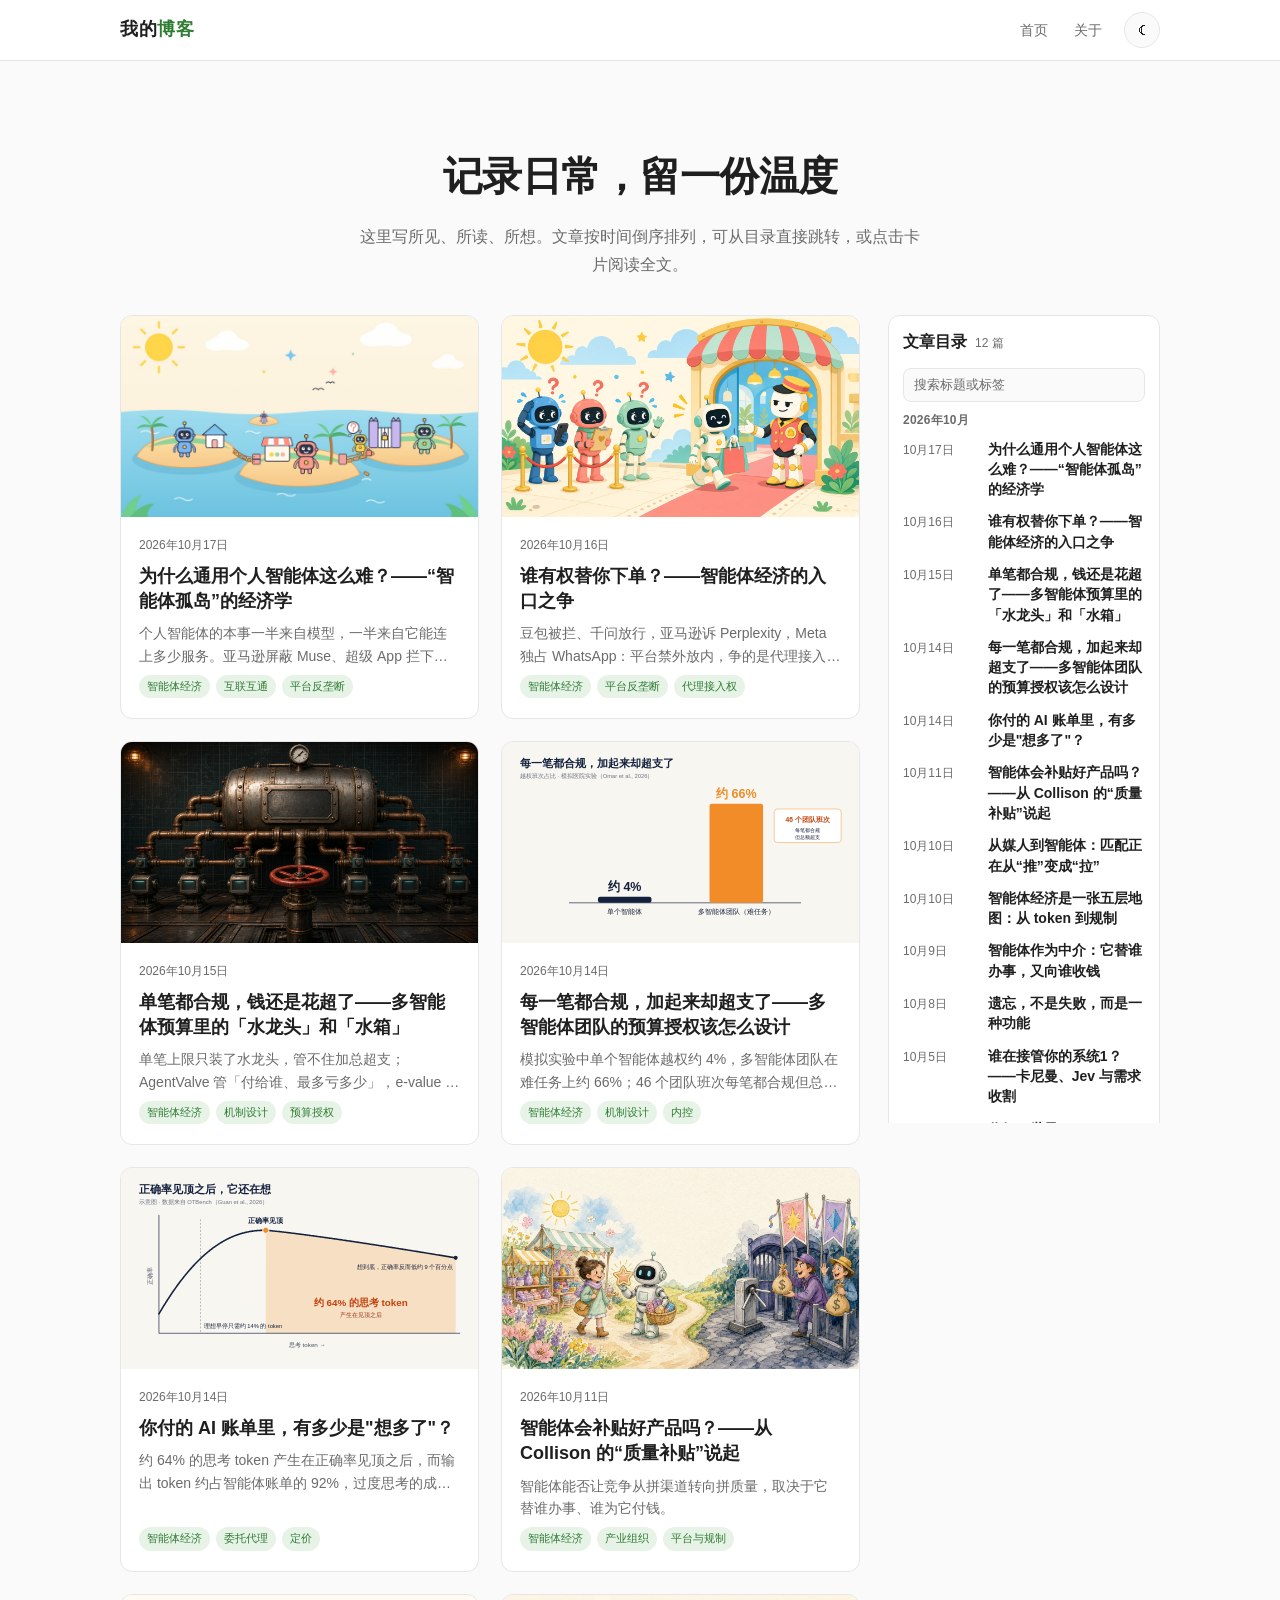
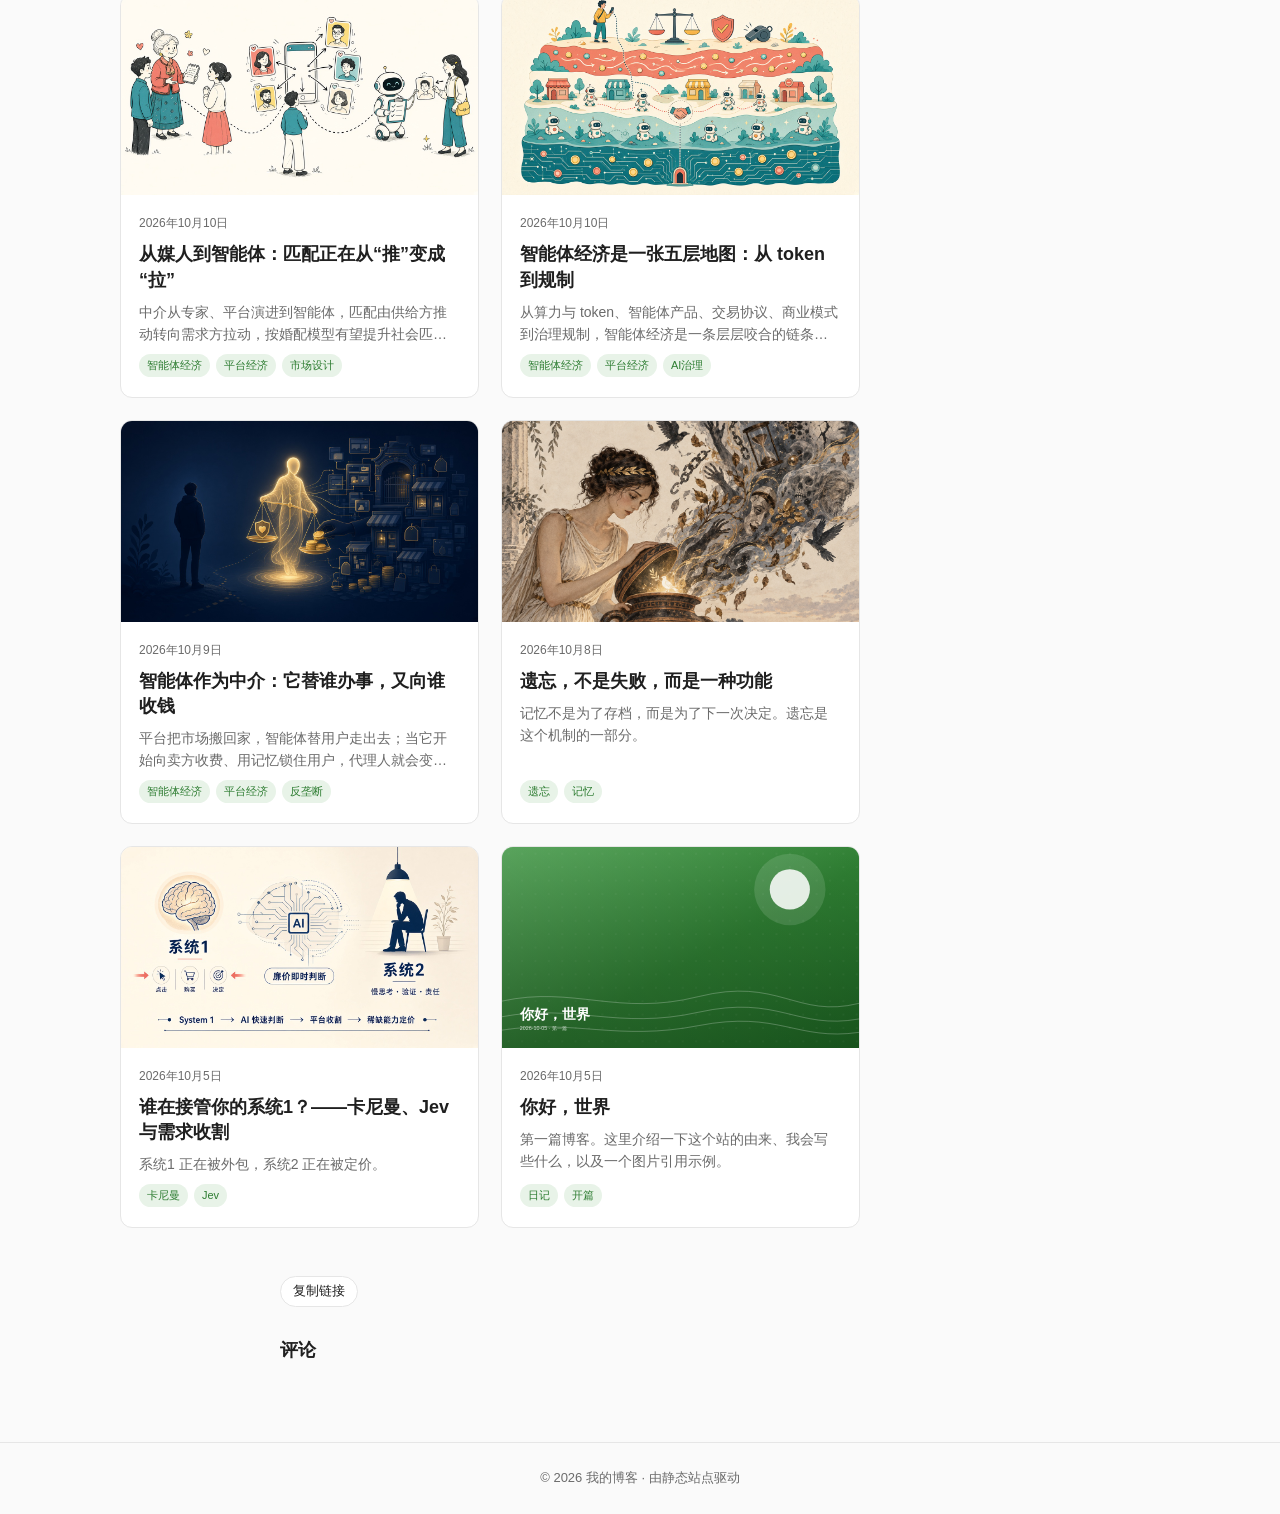
<file: index.html>
<!DOCTYPE html>
<html lang="zh-CN">
<head>
  <meta charset="UTF-8">
  <meta name="viewport" content="width=device-width, initial-scale=1.0">
  <title>我的博客 · 日常与笔记</title>
  <meta name="description" content="记录日常、想法与图片。">
  <link rel="stylesheet" href="assets/style.css">
  <script src="assets/theme.js"></script>
  <script defer src="https://cloud.umami.is/script.js" data-website-id="56298721-51e3-4e21-b9bb-7f7f85e6cec3"></script>
</head>
<body>
  <header class="site-header">
    <div class="inner">
      <a class="brand" href="index.html">我的<span class="dot">博客</span></a>
      <nav class="nav">
        <a href="index.html">首页</a>
        <a href="about.html">关于</a>
        <button id="theme-toggle" class="theme-toggle" type="button" aria-label="切换主题">☾</button>
      </nav>
    </div>
  </header>

  <main>
    <section class="hero">
      <h1>记录日常，留一份温度</h1>
      <p>这里写所见、所读、所想。文章按时间倒序排列，可从目录直接跳转，或点击卡片阅读全文。</p>
    </section>

    <!-- JS 渲染失败时的退化展示（仅链接到示例文章） -->
    <noscript>
      <ul class="fallback-list">
        <li><a href="post.html?p=2026-10-05-system1">谁在接管你的系统1？——卡尼曼、Jev 与需求收割</a> — 2026年10月5日</li>
        <li><a href="post.html?p=2026-10-05-welcome">你好，世界</a> — 2026年10月5日</li>
      </ul>
    </noscript>

    <div class="home-body">
      <div class="home-feed">
        <div id="status" class="status">正在加载文章…</div>
        <div id="post-list" class="post-list" aria-live="polite"></div>
      </div>

      <aside class="directory" id="directory" hidden>
        <details class="directory-panel" id="directory-panel">
          <summary class="directory-summary">
            <span class="directory-heading">
              <span id="directory-title">文章目录</span>
              <span class="directory-count" id="directory-count"></span>
            </span>
            <span class="directory-chevron" aria-hidden="true"></span>
          </summary>
          <div class="directory-body">
            <label class="directory-search">
              <span class="visually-hidden">搜索文章</span>
              <input id="directory-search" type="search" placeholder="搜索标题或标签" autocomplete="off" autocapitalize="off" spellcheck="false">
            </label>
            <nav id="directory-list" class="directory-list" aria-label="文章目录"></nav>
          </div>
        </details>
      </aside>
    </div>
  </main>

  <footer class="site-footer">
    <div>© <span id="year"></span> 我的博客 · 由静态站点驱动</div>
    <div id="busuanzi_container_site_pv" class="visit-count" style="display:none">本站总访问量 <span id="busuanzi_value_site_pv"></span> 次 · 访客 <span id="busuanzi_value_site_uv"></span> 人</div>
  </footer>

  <script>document.getElementById("year").textContent = new Date().getFullYear();</script>
  <script src="assets/main.js"></script>
  <script src="assets/engage.js"></script>
  <script async src="https://busuanzi.ibruce.info/busuanzi/2.3/busuanzi.pure.mini.js"></script>
</body>
</html>
</file>
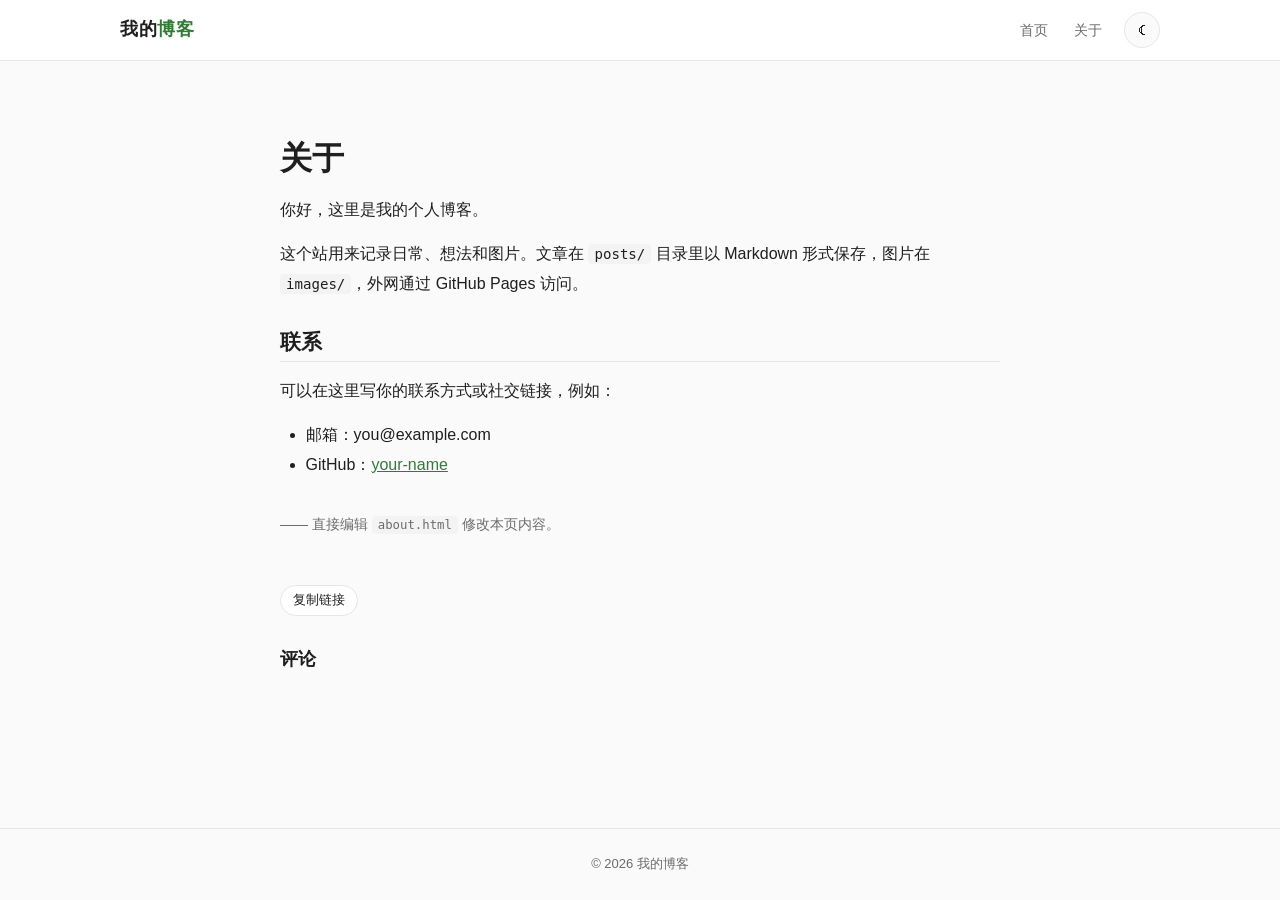
<file: about.html>
<!DOCTYPE html>
<html lang="zh-CN">
<head>
  <meta charset="UTF-8">
  <meta name="viewport" content="width=device-width, initial-scale=1.0">
  <title>关于 · 我的博客</title>
  <link rel="stylesheet" href="assets/style.css">
  <script src="assets/theme.js"></script>
  <script defer src="https://cloud.umami.is/script.js" data-website-id="56298721-51e3-4e21-b9bb-7f7f85e6cec3"></script>
</head>
<body>
  <header class="site-header">
    <div class="inner">
      <a class="brand" href="index.html">我的<span class="dot">博客</span></a>
      <nav class="nav">
        <a href="index.html">首页</a>
        <a href="about.html">关于</a>
        <button id="theme-toggle" class="theme-toggle" type="button" aria-label="切换主题">☾</button>
      </nav>
    </div>
  </header>

  <main>
    <article class="about markdown">
      <h1>关于</h1>
      <p>你好，这里是我的个人博客。</p>
      <p>这个站用来记录日常、想法和图片。文章在 <code>posts/</code> 目录里以 Markdown 形式保存，图片在 <code>images/</code>，外网通过 GitHub Pages 访问。</p>
      <h2>联系</h2>
      <p>可以在这里写你的联系方式或社交链接，例如：</p>
      <ul>
        <li>邮箱：you@example.com</li>
        <li>GitHub：<a href="#">your-name</a></li>
      </ul>
      <p style="margin-top:32px;color:var(--fg-muted);font-size:14px">—— 直接编辑 <code>about.html</code> 修改本页内容。</p>
    </article>
  </main>

  <footer class="site-footer">
    <div>© <span id="year"></span> 我的博客</div>
  </footer>

  <script>document.getElementById("year").textContent = new Date().getFullYear();</script>
  <script src="assets/engage.js"></script>
</body>
</html>
</file>
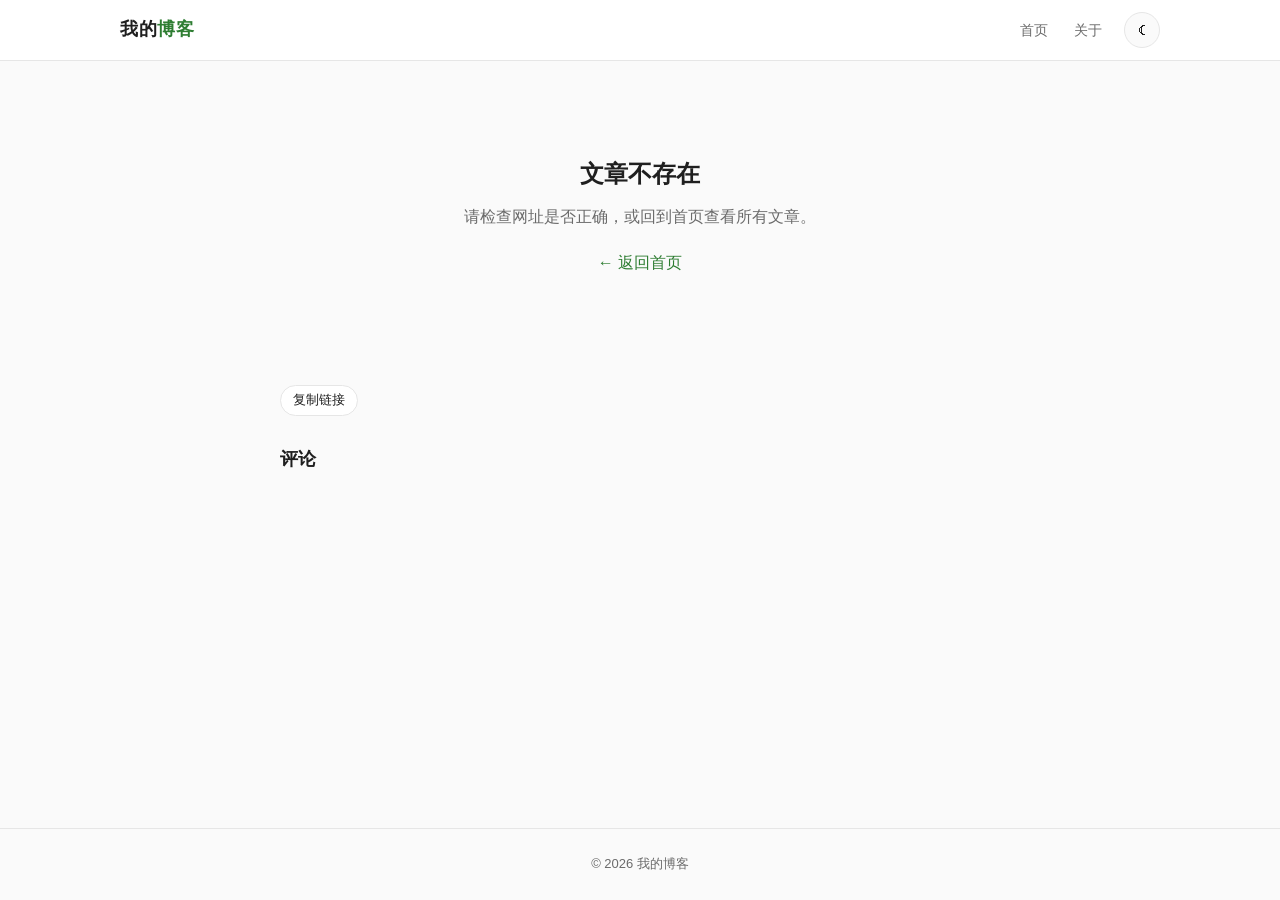
<file: post.html>
<!DOCTYPE html>
<html lang="zh-CN">
<head>
  <meta charset="UTF-8">
  <meta name="viewport" content="width=device-width, initial-scale=1.0">
  <title>文章 · 我的博客</title>
  <meta name="description" content="一篇文章。">
  <link rel="stylesheet" href="assets/style.css">
  <script src="assets/theme.js"></script>
  <script defer src="https://cloud.umami.is/script.js" data-website-id="56298721-51e3-4e21-b9bb-7f7f85e6cec3"></script>
</head>
<body>
  <header class="site-header">
    <div class="inner">
      <a class="brand" href="index.html">我的<span class="dot">博客</span></a>
      <nav class="nav">
        <a href="index.html">首页</a>
        <a href="about.html">关于</a>
        <button id="theme-toggle" class="theme-toggle" type="button" aria-label="切换主题">☾</button>
      </nav>
    </div>
  </header>

  <main>
    <!-- marked 必须先于 post.js 加载 -->
    <div id="stage" class="status">正在加载文章…</div>
  </main>

  <footer class="site-footer">
    <div>© <span id="year"></span> 我的博客</div>
  </footer>

  <script>document.getElementById("year").textContent = new Date().getFullYear();</script>
  <script src="assets/marked.min.js"></script>
  <script src="assets/post.js"></script>
  <script src="assets/engage.js"></script>
</body>
</html>
</file>
<file: assets/style.css>
/* ===== 主题变量 ===== */
:root {
  --bg: #fafafa;
  --bg-elev: #ffffff;
  --bg-code: #f3f3f3;
  --fg: #1f1f1f;
  --fg-muted: #6b6b6b;
  --border: #e6e6e6;
  --accent: #2e7d32;
  --accent-weak: #e8f3e8;
  --shadow: 0 2px 8px rgba(0, 0, 0, 0.06);
  --shadow-hover: 0 6px 18px rgba(0, 0, 0, 0.10);
  --radius: 12px;
  --max-w: 1080px;
  --max-w-post: 720px;
}

[data-theme="dark"] {
  --bg: #181818;
  --bg-elev: #222;
  --bg-code: #2a2a2a;
  --fg: #ececec;
  --fg-muted: #a8a8a8;
  --border: #333;
  --accent: #66bb6a;
  --accent-weak: #2a3a2c;
  --shadow: 0 2px 8px rgba(0, 0, 0, 0.4);
  --shadow-hover: 0 6px 18px rgba(0, 0, 0, 0.55);
}

/* 系统暗色偏好（首次访问且未手动设置时生效） */
@media (prefers-color-scheme: dark) {
  :root:not([data-theme="light"]) {
    --bg: #181818;
    --bg-elev: #222;
    --bg-code: #2a2a2a;
    --fg: #ececec;
    --fg-muted: #a8a8a8;
    --border: #333;
    --accent: #66bb6a;
    --accent-weak: #2a3a2c;
    --shadow: 0 2px 8px rgba(0, 0, 0, 0.4);
    --shadow-hover: 0 6px 18px rgba(0, 0, 0, 0.55);
  }
}

/* ===== 基础重置 ===== */
* { box-sizing: border-box; margin: 0; padding: 0; }
html { scroll-behavior: smooth; -webkit-text-size-adjust: 100%; }
body {
  font-family: -apple-system, BlinkMacSystemFont, "Segoe UI", "PingFang SC",
    "Hiragino Sans GB", "Microsoft YaHei", "Helvetica Neue", Arial, sans-serif;
  background: var(--bg);
  color: var(--fg);
  line-height: 1.75;
  font-size: 16px;
  transition: background 0.2s ease, color 0.2s ease;
  min-height: 100vh;
  display: flex;
  flex-direction: column;
}
a { color: var(--accent); text-decoration: none; }
a:hover { text-decoration: underline; }
img { max-width: 100%; height: auto; display: block; }

/* ===== 顶栏 ===== */
.site-header {
  position: sticky;
  top: 0;
  z-index: 50;
  background: var(--bg-elev);
  border-bottom: 1px solid var(--border);
  backdrop-filter: saturate(180%) blur(6px);
}
.site-header .inner {
  max-width: var(--max-w);
  margin: 0 auto;
  padding: 0 20px;
  height: 60px;
  display: flex;
  align-items: center;
  gap: 18px;
}
.brand {
  font-weight: 700;
  font-size: 18px;
  color: var(--fg);
  letter-spacing: 0.5px;
}
.brand:hover { text-decoration: none; }
.brand .dot { color: var(--accent); }
.nav {
  display: flex;
  gap: 18px;
  margin-left: auto;
  align-items: center;
}
.nav a {
  color: var(--fg-muted);
  font-size: 14px;
  padding: 6px 4px;
}
.nav a:hover { color: var(--fg); text-decoration: none; }
.theme-toggle {
  background: var(--bg);
  border: 1px solid var(--border);
  width: 36px;
  height: 36px;
  border-radius: 50%;
  cursor: pointer;
  font-size: 16px;
  line-height: 1;
  color: var(--fg);
  display: inline-flex;
  align-items: center;
  justify-content: center;
  transition: transform 0.2s ease, border-color 0.2s ease;
}
.theme-toggle:hover { transform: rotate(15deg); border-color: var(--accent); }

/* ===== 主区 ===== */
main {
  flex: 1 0 auto;
  width: 100%;
  max-width: var(--max-w);
  margin: 0 auto;
  padding: 32px 20px 64px;
}

/* ===== 首页 hero ===== */
.hero {
  text-align: center;
  padding: 48px 0 36px;
}
.hero h1 {
  font-size: clamp(28px, 4vw, 40px);
  font-weight: 800;
  letter-spacing: -0.5px;
  margin-bottom: 12px;
}
.hero p {
  color: var(--fg-muted);
  font-size: 16px;
  max-width: 560px;
  margin: 0 auto;
}

/* ===== 首页：卡片 + 文章目录 ===== */
.home-body {
  display: grid;
  grid-template-columns: minmax(0, 1fr) 272px;
  gap: 28px;
  align-items: start;
}
.home-feed .post-list { margin-top: 0; }
.home-feed .status { padding: 48px 12px; }

.directory[hidden] { display: none !important; }
.directory {
  position: sticky;
  top: 76px;
  max-height: calc(100vh - 92px);
  overflow: auto;
  scrollbar-width: thin;
  scrollbar-color: var(--border) transparent;
}
.directory-panel {
  background: var(--bg-elev);
  border: 1px solid var(--border);
  border-radius: var(--radius);
}
.directory-summary {
  display: flex;
  align-items: center;
  justify-content: space-between;
  gap: 8px;
  min-height: 44px;
  padding: 12px 14px;
  cursor: default;
  list-style: none;
  font-weight: 700;
  color: var(--fg);
}
.directory-summary::-webkit-details-marker { display: none; }
.directory-summary:focus-visible {
  outline: 2px solid var(--accent);
  outline-offset: -2px;
  border-radius: var(--radius);
}
.directory-heading {
  display: flex;
  align-items: baseline;
  gap: 8px;
  min-width: 0;
}
.directory-count {
  font-size: 12px;
  font-weight: 500;
  color: var(--fg-muted);
  white-space: nowrap;
}
.directory-chevron { display: none; }
.directory-body { padding: 0 14px 12px; }
.directory-search { display: block; margin-bottom: 8px; }
.directory-search input {
  width: 100%;
  border: 1px solid var(--border);
  background: var(--bg);
  color: var(--fg);
  border-radius: 8px;
  padding: 6px 10px;
  font: inherit;
  font-size: 13px;
  line-height: 1.5;
}
.directory-search input::placeholder { color: var(--fg-muted); }
.directory-search input:focus {
  outline: 2px solid var(--accent);
  outline-offset: 1px;
  border-color: var(--accent);
}
.directory-group h3 {
  font-size: 12px;
  font-weight: 600;
  color: var(--fg-muted);
  letter-spacing: 0.02em;
  margin: 10px 0 2px;
}
.directory-group:first-child h3 { margin-top: 2px; }
.directory-group ul { list-style: none; }
.directory-item {
  display: grid;
  grid-template-columns: 4.8em minmax(0, 1fr);
  gap: 2px 8px;
  align-items: start;
  padding: 6px 0;
}
.directory-item time {
  font-size: 12px;
  line-height: 1.5;
  color: var(--fg-muted);
  font-variant-numeric: tabular-nums;
  white-space: nowrap;
  padding-top: 2px;
}
.directory-item a {
  color: var(--fg);
  font-size: 14px;
  font-weight: 600;
  line-height: 1.45;
  border-radius: 6px;
}
.directory-item a:hover {
  color: var(--accent);
  text-decoration: none;
}
.directory-empty {
  color: var(--fg-muted);
  font-size: 13px;
  padding: 8px 0 4px;
}
.visually-hidden {
  position: absolute;
  width: 1px;
  height: 1px;
  padding: 0;
  margin: -1px;
  overflow: hidden;
  clip: rect(0, 0, 0, 0);
  white-space: nowrap;
  border: 0;
}

/* ===== 文章卡片网格 ===== */
.post-list {
  display: grid;
  grid-template-columns: repeat(2, 1fr);
  gap: 22px;
  margin-top: 24px;
}
.post-card {
  background: var(--bg-elev);
  border: 1px solid var(--border);
  border-radius: var(--radius);
  overflow: hidden;
  cursor: pointer;
  display: flex;
  flex-direction: column;
  transition: transform 0.18s ease, box-shadow 0.18s ease, border-color 0.18s ease;
  color: inherit;
}
.post-card:hover {
  transform: translateY(-3px);
  box-shadow: var(--shadow-hover);
  border-color: var(--accent);
  text-decoration: none;
}
.post-card .cover {
  aspect-ratio: 16 / 9;
  width: 100%;
  background: linear-gradient(135deg, var(--accent-weak), var(--bg-code));
  object-fit: cover;
}
.post-card .body {
  padding: 18px 18px 20px;
  display: flex;
  flex-direction: column;
  gap: 8px;
  flex: 1;
}
.post-card .meta {
  font-size: 12px;
  color: var(--fg-muted);
}
.post-card h2 {
  font-size: 18px;
  font-weight: 700;
  line-height: 1.4;
}
.post-card .summary {
  color: var(--fg-muted);
  font-size: 14px;
  line-height: 1.6;
  display: -webkit-box;
  -webkit-line-clamp: 2;
  -webkit-box-orient: vertical;
  overflow: hidden;
}
.post-card .tags { display: flex; flex-wrap: wrap; gap: 6px; margin-top: auto; }
.tag {
  font-size: 11px;
  color: var(--accent);
  background: var(--accent-weak);
  padding: 2px 8px;
  border-radius: 999px;
}

/* ===== 状态/错误 ===== */
.status, .error {
  text-align: center;
  padding: 60px 20px;
  color: var(--fg-muted);
}
.error h2 { color: var(--fg); margin-bottom: 8px; }

/* ===== 文章正文 ===== */
.post {
  max-width: var(--max-w-post);
  margin: 0 auto;
}
.post-header {
  text-align: center;
  margin-bottom: 28px;
  padding-bottom: 20px;
  border-bottom: 1px solid var(--border);
}
.post-header h1 {
  font-size: clamp(24px, 3.5vw, 32px);
  font-weight: 800;
  margin: 8px 0 12px;
  line-height: 1.3;
}
.post-header .meta { color: var(--fg-muted); font-size: 13px; }
.post-cover {
  width: 100%;
  aspect-ratio: 16 / 9;
  object-fit: cover;
  border-radius: var(--radius);
  margin-bottom: 24px;
}
.markdown { font-size: 16px; line-height: 1.85; }
.markdown h1, .markdown h2, .markdown h3 {
  margin: 1.4em 0 0.6em;
  line-height: 1.3;
  font-weight: 700;
}
.markdown h1 { font-size: 1.6em; }
.markdown h2 { font-size: 1.3em; padding-bottom: 0.3em; border-bottom: 1px solid var(--border); }
.markdown h3 { font-size: 1.1em; }
.markdown p { margin: 0.9em 0; }
.markdown img {
  border-radius: 8px;
  margin: 1.2em auto;
  box-shadow: var(--shadow);
}
.markdown blockquote {
  border-left: 3px solid var(--accent);
  padding: 4px 16px;
  margin: 1em 0;
  color: var(--fg-muted);
  background: var(--accent-weak);
  border-radius: 0 6px 6px 0;
}
.markdown code {
  font-family: ui-monospace, "SFMono-Regular", Menlo, Consolas, monospace;
  font-size: 0.88em;
  background: var(--bg-code);
  padding: 2px 6px;
  border-radius: 4px;
}
.markdown pre {
  background: var(--bg-code);
  padding: 14px 16px;
  border-radius: 8px;
  overflow-x: auto;
  margin: 1em 0;
  font-size: 0.9em;
}
.markdown pre code { background: none; padding: 0; }
.markdown a { text-decoration: underline; }
.markdown ul, .markdown ol { margin: 0.9em 0; padding-left: 1.6em; }
.markdown hr { border: none; border-top: 1px solid var(--border); margin: 2em 0; }
.markdown table {
  width: 100%;
  border-collapse: collapse;
  margin: 1em 0;
  font-size: 0.95em;
}
.markdown th, .markdown td {
  border: 1px solid var(--border);
  padding: 8px 12px;
  text-align: left;
}
.markdown th { background: var(--bg-code); }

.post-footer {
  margin-top: 40px;
  padding-top: 20px;
  border-top: 1px solid var(--border);
  display: flex;
  justify-content: space-between;
  align-items: center;
  flex-wrap: wrap;
  gap: 10px;
}
.back-link { color: var(--accent); font-weight: 500; }

/* ===== 关于页 ===== */
.about {
  max-width: var(--max-w-post);
  margin: 0 auto;
}
.about h1 { font-size: 32px; margin-bottom: 16px; }

/* ===== 404 页 ===== */
.notfound {
  text-align: center;
  padding: 80px 20px;
}
.notfound .code {
  font-size: 96px;
  font-weight: 800;
  color: var(--accent);
  line-height: 1;
}
.notfound p { color: var(--fg-muted); margin: 12px 0 24px; }

/* ===== 页脚 ===== */
.site-footer {
  border-top: 1px solid var(--border);
  padding: 24px 20px;
  text-align: center;
  color: var(--fg-muted);
  font-size: 13px;
}
.visit-count {
  margin-top: 6px;
  font-size: 13px;
  color: var(--fg-muted);
  line-height: 1.6;
}
/* 不蒜子成功后会把容器写成 display:inline；改回独立一行，失败时保持隐藏。 */
#busuanzi_container_site_pv[style*="display: inline"],
#busuanzi_container_site_pv[style*="display:inline"] {
  display: block !important;
}
.read-count {
  margin-top: 14px;
  text-align: center;
  font-size: 13px;
  color: var(--fg-muted);
}
.read-count[hidden] { display: none; }
.bsz-frame {
  position: absolute;
  width: 0;
  height: 0;
  border: 0;
  opacity: 0;
  pointer-events: none;
}

/* ===== 响应式 ===== */
@media (max-width: 959px) {
  .home-body {
    grid-template-columns: 1fr;
    gap: 16px;
  }
  .directory {
    position: static;
    max-height: none;
    overflow: visible;
    order: -1;
  }
  .directory-summary { cursor: pointer; }
  .directory-chevron {
    display: block;
    flex: 0 0 auto;
    width: 8px;
    height: 8px;
    margin-right: 4px;
    border-right: 2px solid var(--fg-muted);
    border-bottom: 2px solid var(--fg-muted);
    transform: rotate(45deg);
    transition: transform 0.15s ease;
  }
  .directory-panel[open] .directory-chevron { transform: rotate(-135deg); }
  .directory-list {
    max-height: 50vh;
    overflow: auto;
    scrollbar-width: thin;
    -webkit-overflow-scrolling: touch;
  }
}

@media (min-width: 960px) {
  /* 宽屏目录始终展开，不依赖 details 的 open 状态 */
  .directory-panel:not([open]) > .directory-body { display: block; }
}

@media (max-width: 720px) {
  .post-list { grid-template-columns: 1fr; }
  .site-header .inner { padding: 0 14px; gap: 12px; }
  .nav { gap: 12px; }
  main { padding: 20px 14px 48px; }
  .hero { padding: 32px 0 24px; }
}

/* 链接列表（用于无 JS 时的退化展示） */
.fallback-list { list-style: none; padding: 0; }
.fallback-list li { padding: 12px 0; border-bottom: 1px solid var(--border); }
.fallback-list a { font-weight: 600; }

/* ===== 转发与评论 ===== */
.engage {
  max-width: var(--max-w-post);
  margin: 48px auto 0;
}
.share-row {
  display: flex;
  flex-wrap: wrap;
  align-items: center;
  gap: 8px;
  margin-bottom: 28px;
}
.share-btn {
  appearance: none;
  background: var(--bg-elev);
  color: var(--fg);
  border: 1px solid var(--border);
  border-radius: 999px;
  padding: 4px 12px;
  font: inherit;
  font-size: 13px;
  line-height: 1.6;
  cursor: pointer;
}
.share-btn:hover { border-color: var(--accent); color: var(--accent); }
.share-btn:focus-visible { outline: 2px solid var(--accent); outline-offset: 2px; }
.share-btn[hidden] { display: none; }
.share-status { font-size: 13px; color: var(--fg-muted); }
.comments h2 {
  font-size: 18px;
  font-weight: 700;
  margin: 0 0 12px;
}
.giscus, .giscus-frame { width: 100%; }
</file>
